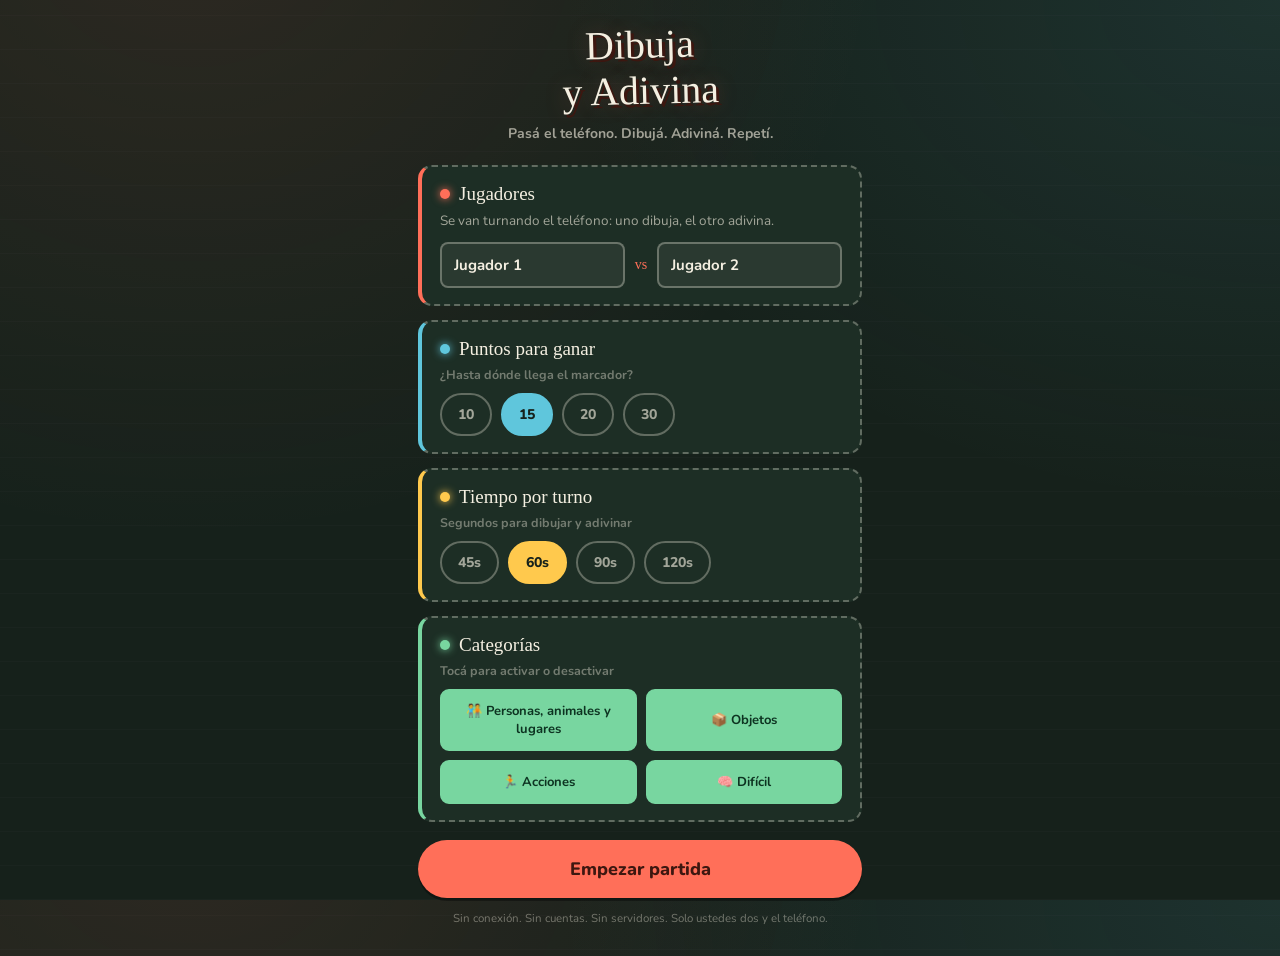
<file: pictionary-local.html>
<!DOCTYPE html>
<html lang="es">
<head>
<meta charset="UTF-8">
<meta name="viewport" content="width=device-width, initial-scale=1, viewport-fit=cover, user-scalable=no">
<title>Dibuja y Adivina — Local 2 Jugadores</title>
<link rel="preconnect" href="https://fonts.googleapis.com">
<link rel="preconnect" href="https://fonts.gstatic.com" crossorigin>
<link href="https://fonts.googleapis.com/css2?family=Permanent+Marker&family=Nunito:wght@500;700;800&display=swap" rel="stylesheet">
<style>
/* =============================================================
   DIBUJA Y ADIVINA — tema "pizarrón de juego"
   Un tablero oscuro con tizas de colores alrededor de una hoja
   de papel real donde se dibuja. La tipografía de marcador y
   los bordes punteados vienen del objeto físico que imita: un
   pizarrón de juegos familiares, no una app corporativa.
   ============================================================= */

:root{
  /* Chrome del pizarrón */
  --board:        #16211b;
  --board-raised: #1d2e25;
  --board-line:   rgba(243, 239, 224, 0.16);
  --board-line-strong: rgba(243, 239, 224, 0.32);

  /* Texto tipo tiza */
  --chalk:      #f4efe1;
  --chalk-dim:  rgba(244, 239, 225, 0.62);
  --chalk-faint:rgba(244, 239, 225, 0.4);

  /* Tizas de colores (acentos) */
  --coral:   #ff6f59;
  --coral-ink: #3d1710;
  --sky:     #5fc6dc;
  --sky-ink: #0b2f36;
  --yellow:  #ffc94d;
  --yellow-ink: #3d2c03;
  --mint:    #78d6a0;
  --mint-ink:#0d3321;

  /* La hoja de papel donde se dibuja de verdad */
  --paper:      #faf3e2;
  --paper-edge: #e4d6ae;

  --radius-card: 14px;
  --radius-pill: 999px;
  color-scheme: dark;
}

*{ box-sizing: border-box; -webkit-tap-highlight-color: transparent; }
html, body{ height: 100%; }

body{
  margin:0;
  background: var(--board);
  background-image:
    radial-gradient(ellipse at 15% -10%, rgba(255,111,89,0.10), transparent 45%),
    radial-gradient(ellipse at 100% 0%, rgba(95,198,220,0.10), transparent 40%),
    repeating-linear-gradient(0deg, rgba(255,255,255,0.015) 0px, rgba(255,255,255,0.015) 1px, transparent 1px, transparent 34px);
  color: var(--chalk);
  font-family: "Nunito", system-ui, -apple-system, sans-serif;
  min-height: 100%;
  padding-top: env(safe-area-inset-top, 0px);
  padding-bottom: env(safe-area-inset-bottom, 0px);
  overflow-x: hidden;
}

#app{
  max-width: 480px;
  margin: 0 auto;
  min-height: 100vh;
  display:flex;
  flex-direction: column;
  padding: 22px 18px 30px;
}

.screen{ display:none; flex:1; flex-direction:column; }
.screen.active{ display:flex; }
.screen-center{ justify-content:center; }

h1,h2{ font-family: "Permanent Marker", cursive; font-weight:400; margin:0; line-height:1.15; }

/* ---------- Encabezado de la pantalla de inicio ---------- */
.board-header{ text-align:center; margin-bottom: 22px; position:relative; }
.wordmark{
  font-size: 40px;
  color: var(--chalk);
  text-shadow: 3px 3px 0 var(--coral-ink), 0 0 22px rgba(255,111,89,0.25);
  transform: rotate(-1.5deg);
}
.tagline{
  margin: 10px 0 0;
  color: var(--chalk-dim);
  font-size: 14px;
  font-weight: 700;
}

/* ---------- Tarjetas tipo "recuadro de tiza" ---------- */
.card{
  --accent: var(--coral);
  background: var(--board-raised);
  border: 2px dashed var(--board-line-strong);
  border-left: 4px solid var(--accent);
  border-radius: var(--radius-card);
  padding: 16px 18px;
  margin-bottom: 14px;
}
.card-head{ display:flex; align-items:center; gap:9px; margin-bottom: 6px; }
.card-dot{
  width:10px; height:10px; border-radius:50%;
  background: var(--accent);
  box-shadow: 0 0 8px var(--accent);
  flex:none;
}
.card h2{ font-size: 19px; color: var(--chalk); }
.muted{ color: var(--chalk-dim); font-size: 13.5px; line-height:1.45; margin: 2px 0 12px; }
.field-hint{ color: var(--chalk-faint); font-size: 12.5px; font-weight:700; margin: 0 0 10px; }

/* ---------- Botones ---------- */
button{ font-family: inherit; cursor:pointer; }
.btn{
  display:flex;
  align-items:center;
  justify-content:center;
  gap:8px;
  width:100%;
  padding: 13px 18px;
  border-radius: var(--radius-pill);
  border: none;
  background: var(--chalk);
  color: var(--board);
  font-size: 16px;
  font-weight:800;
  box-shadow: 0 3px 0 rgba(0,0,0,0.35);
  transition: transform .08s ease, box-shadow .08s ease;
}
.btn:active{ transform: translateY(2px); box-shadow: 0 1px 0 rgba(0,0,0,0.35); }
.btn-primary{ background: var(--coral); color: var(--coral-ink); }
.btn-accent{ background: var(--sky); color: var(--sky-ink); }
.btn-ghost{ background: transparent; color: var(--chalk-dim); box-shadow:none; border: 2px dashed var(--board-line-strong); }
.btn-sm{ padding: 9px 14px; font-size: 13.5px; width:auto; }
.btn-big{ font-size: 18px; padding: 17px; margin-top: 4px; }
.btn-wide{ max-width: 280px; }
.btn[disabled]{ opacity:.4; pointer-events:none; }

/* ---------- Chips de configuración ---------- */
.chip-group{ display:flex; flex-wrap:wrap; gap:9px; }
.chip{
  padding: 10px 16px;
  border-radius: var(--radius-pill);
  border: 2px solid var(--board-line-strong);
  background: transparent;
  color: var(--chalk-dim);
  font-size: 14px;
  font-weight:800;
}
.chip.selected{
  background: var(--accent);
  border-color: var(--accent);
  color: var(--board);
}

.players-row{ display:flex; align-items:center; gap:10px; }
.players-row input{
  flex:1;
  min-width:0;
  padding: 11px 12px;
  border-radius: 8px;
  border: 2px solid var(--board-line-strong);
  font-size: 15px;
  font-weight:700;
  font-family: inherit;
  background: rgba(244,239,225,0.06);
  color: var(--chalk);
}
.players-row input::placeholder{ color: var(--chalk-faint); }
.players-row .vs{ font-family:"Permanent Marker",cursive; color: var(--coral); font-size:14px; flex:none; }

.cat-grid{ display:grid; grid-template-columns: 1fr 1fr; gap:9px; }
.cat-chip{
  padding: 11px 8px;
  border-radius: 9px;
  border: 2px solid var(--board-line-strong);
  background: transparent;
  color: var(--chalk-dim);
  font-size: 13px;
  font-weight:700;
  text-align:center;
}
.cat-chip.selected{ background: var(--mint); border-color: var(--mint); color: var(--mint-ink); }

/* ---------- Pantallas centradas (pasar teléfono, ronda, ganador) ---------- */
.pass-wrap, .winner-wrap{
  flex:1; display:flex; flex-direction:column; align-items:center; justify-content:center;
  text-align:center; gap:16px;
}
.turn-badge{
  font-size: 12px; font-weight:800; letter-spacing: 0.3px;
  background: var(--board-raised); border: 2px dashed var(--board-line-strong);
  color: var(--chalk-dim); padding: 6px 14px; border-radius: var(--radius-pill);
}
.pass-icon{ font-size: 54px; }
.pass-wrap h2{ font-size: 24px; color: var(--chalk); }
.pass-name{ color: var(--coral); }
.score-pill{
  display:inline-flex; gap:14px; padding:11px 20px; border-radius:var(--radius-pill);
  border: 2px solid var(--board-line-strong); background: var(--board-raised);
  font-weight:800; font-size:14px; color: var(--chalk);
}

/* ---------- Pantalla de dibujar / adivinar ---------- */
.game-top{ display:flex; align-items:center; justify-content:space-between; margin-bottom: 10px; gap:10px; }
.turn-tag{
  font-size: 12.5px; font-weight:800; background: var(--sky); color: var(--sky-ink);
  padding:7px 14px; border-radius: var(--radius-pill);
}
.timer{
  font-family: "Permanent Marker", cursive;
  font-size: 26px;
  min-width: 58px;
  text-align:center;
  color: var(--chalk);
}
.timer.warn{ color: var(--coral); }

.word-banner{
  background: var(--board-raised);
  border: 2px dashed var(--board-line-strong);
  color: var(--chalk);
  border-radius: 10px;
  padding: 12px 14px;
  text-align:center;
  margin-bottom: 10px;
  font-size: 19px;
  font-weight:800;
  letter-spacing: 0.3px;
  word-break: break-word;
}
.word-banner-lg{ font-size: 25px; padding: 22px; margin: 4px 0; }
.cat-label{ display:block; font-size:12px; font-weight:700; opacity:.7; margin-bottom:5px; }

/* El lienzo es una HOJA DE PAPEL real — contraste deliberado con el resto oscuro */
.canvas-wrap{
  position:relative;
  background: var(--paper);
  border: 3px solid var(--paper-edge);
  border-radius: var(--radius-card);
  box-shadow: 0 6px 0 rgba(0,0,0,0.35), inset 0 0 0 1px rgba(0,0,0,0.04);
  overflow:hidden;
  touch-action:none;
  flex: 1 1 auto;
  min-height: 260px;
  margin-bottom: 12px;
}
#board{ width:100%; height:100%; display:block; touch-action:none; }

.tools{ display:flex; align-items:center; gap:10px; margin-bottom: 12px; flex-wrap:wrap; }
.swatches{ display:flex; gap:7px; }
.swatch{
  width: 28px; height: 28px; border-radius:50%; border:2px solid var(--board-line-strong);
  padding:0; flex:none;
}
.swatch.selected{ box-shadow: 0 0 0 3px var(--board), 0 0 0 5px var(--chalk); }
.tool-actions{ display:flex; gap:8px; margin-left:auto; }
.tool-btn{
  width:38px; height:38px; border-radius:50%; border:2px solid var(--board-line-strong);
  background: var(--board-raised); font-size:16px; display:flex; align-items:center; justify-content:center; flex:none;
}
.tool-btn.selected{ background: var(--yellow); border-color: var(--yellow); }
.size-range{ flex:1; min-width: 60px; accent-color: var(--coral); }

.guess-row{ display:flex; gap:10px; }

/* ---------- Ganador ---------- */
.winner-wrap .trophy{ font-size: 68px; }
.winner-wrap h1{ font-size: 28px; color: var(--yellow); text-shadow: 2px 2px 0 var(--yellow-ink); }

footer{ text-align:center; font-size: 11.5px; color: var(--chalk-faint); margin-top: 12px; }

@media (max-height: 640px){
  .canvas-wrap{ min-height: 200px; }
  .wordmark{ font-size: 32px; }
}

</style>
</head>
<body>
<div id="app">

  <!-- ============ PANTALLA: INICIO / CONFIGURACIÓN ============ -->
  <section id="screen-setup" class="screen active">
    <div class="board-header">
      <div class="chalk-dust"></div>
      <h1 class="wordmark">Dibuja<br>y Adivina</h1>
      <p class="tagline">Pasá el teléfono. Dibujá. Adiviná. Repetí.</p>
    </div>

    <div class="card" style="--accent: var(--coral);">
      <div class="card-head"><span class="card-dot"></span><h2>Jugadores</h2></div>
      <p class="muted">Se van turnando el teléfono: uno dibuja, el otro adivina.</p>
      <div class="players-row">
        <input id="p1name" type="text" maxlength="14" placeholder="Jugador 1" value="Jugador 1">
        <span class="vs">vs</span>
        <input id="p2name" type="text" maxlength="14" placeholder="Jugador 2" value="Jugador 2">
      </div>
    </div>

    <div class="card" style="--accent: var(--sky);">
      <div class="card-head"><span class="card-dot"></span><h2>Puntos para ganar</h2></div>
      <p class="field-hint">¿Hasta dónde llega el marcador?</p>
      <div class="chip-group" id="pointsGroup">
        <button class="chip" data-val="10">10</button>
        <button class="chip selected" data-val="15">15</button>
        <button class="chip" data-val="20">20</button>
        <button class="chip" data-val="30">30</button>
      </div>
    </div>

    <div class="card" style="--accent: var(--yellow);">
      <div class="card-head"><span class="card-dot"></span><h2>Tiempo por turno</h2></div>
      <p class="field-hint">Segundos para dibujar y adivinar</p>
      <div class="chip-group" id="timeGroup">
        <button class="chip" data-val="45">45s</button>
        <button class="chip selected" data-val="60">60s</button>
        <button class="chip" data-val="90">90s</button>
        <button class="chip" data-val="120">120s</button>
      </div>
    </div>

    <div class="card" style="--accent: var(--mint);">
      <div class="card-head"><span class="card-dot"></span><h2>Categorías</h2></div>
      <p class="field-hint">Tocá para activar o desactivar</p>
      <div class="cat-grid" id="catGrid"></div>
    </div>

    <button class="btn btn-primary btn-big" id="startBtn">Empezar partida</button>
    <footer>Sin conexión. Sin cuentas. Sin servidores. Solo ustedes dos y el teléfono.</footer>
  </section>

  <!-- ============ PANTALLA: PASAR TELÉFONO ============ -->
  <section id="screen-pass" class="screen screen-center">
    <div class="pass-wrap">
      <div class="turn-badge">Turno de dibujar</div>
      <div class="pass-icon">📱</div>
      <h2>Pasale el teléfono a<br><span class="pass-name" id="passName">Jugador 1</span></h2>
      <div class="score-pill" id="passScores"></div>
      <button class="btn btn-primary btn-wide" id="passReadyBtn">Ya lo tengo, ¡listo!</button>
    </div>
  </section>

  <!-- ============ PANTALLA: VISTA PREVIA DE PALABRA (solo quien dibuja) ============ -->
  <section id="screen-reveal" class="screen screen-center">
    <div class="pass-wrap">
      <p class="muted">Tu palabra es...</p>
      <div class="word-banner word-banner-lg" id="revealWord"></div>
      <p class="muted">No le muestres la pantalla a quien adivina. Dibujá sin usar letras ni números.</p>
      <button class="btn btn-primary btn-wide" id="goDrawBtn">Empezar a dibujar</button>
      <button class="btn btn-ghost btn-sm" id="skipWordBtn">↻ Cambiar palabra</button>
    </div>
  </section>

  <!-- ============ PANTALLA: DIBUJAR / ADIVINAR ============ -->
  <section id="screen-play" class="screen">
    <div class="game-top">
      <div class="turn-tag" id="playTurnTag">Dibuja: Jugador 1</div>
      <div class="timer" id="timerLabel">60</div>
    </div>

    <div class="word-banner">
      <span class="cat-label" id="playCatLabel">Objetos</span>
      <span id="playWord">—</span>
    </div>

    <div class="canvas-wrap">
      <canvas id="board"></canvas>
    </div>

    <div class="tools">
      <div class="swatches">
        <button class="swatch selected" data-color="#1b1f1c" style="background:#1b1f1c"></button>
        <button class="swatch" data-color="#ff6f59" style="background:#ff6f59"></button>
        <button class="swatch" data-color="#2f8f6a" style="background:#2f8f6a"></button>
        <button class="swatch" data-color="#3a86c8" style="background:#3a86c8"></button>
        <button class="swatch" data-color="#ffb627" style="background:#ffb627"></button>
      </div>
      <input type="range" class="size-range" id="sizeRange" min="2" max="22" value="6">
      <div class="tool-actions">
        <button class="tool-btn" id="eraserBtn" title="Goma">🧽</button>
        <button class="tool-btn" id="clearBtn" title="Borrar todo">🗑️</button>
      </div>
    </div>

    <div class="guess-row">
      <button class="btn btn-ghost btn-sm" id="passTurnBtn">Pasar palabra</button>
      <button class="btn btn-primary" id="correctBtn">✔ ¡Lo adivinó!</button>
    </div>
  </section>

  <!-- ============ PANTALLA: RESULTADO DE RONDA ============ -->
  <section id="screen-roundend" class="screen screen-center">
    <div class="pass-wrap">
      <div class="pass-icon" id="roundIcon">⏱️</div>
      <h2 id="roundTitle">¡Se acabó el tiempo!</h2>
      <p class="muted" id="roundSubtitle">La palabra era: <strong id="roundWordWas"></strong></p>
      <div class="score-pill" id="roundScores"></div>
      <button class="btn btn-primary btn-wide" id="nextRoundBtn">Siguiente turno</button>
    </div>
  </section>

  <!-- ============ PANTALLA: GANADOR ============ -->
  <section id="screen-winner" class="screen screen-center">
    <div class="winner-wrap">
      <div class="trophy">🏆</div>
      <h1 id="winnerName">¡Jugador 1 gana!</h1>
      <p class="muted" id="winnerDetail"></p>
      <button class="btn btn-primary btn-wide" id="playAgainBtn">Jugar otra vez</button>
      <button class="btn btn-ghost" id="backSetupBtn">Cambiar configuración</button>
    </div>
  </section>

</div>
<script>
/* =========================================================
   BANCO DE PALABRAS — 4 categorías, estilo clásico de dibujar y adivinar
   ========================================================= */
const WORD_BANK = {
  personas: {
    label: "🧑‍🤝‍🧑 Personas, animales y lugares",
    words: [
      "Bombero","Astronauta","Pirata","Bailarina","Cocinero","Payaso","Policía","Profesor",
      "Abuela","Bebé","Sirena","Vampiro","Fantasma","Robot","Superhéroe","Mago",
      "Perro","Gato","Elefante","Jirafa","Pingüino","Canguro","Tiburón","Murciélago",
      "Pulpo","Camello","Cocodrilo","Mariposa","Araña","Búho","Loro","Caballo",
      "Playa","Montaña","Desierto","Castillo","Volcán","Granja","Ciudad","Selva",
      "Isla","Cueva","Iglesia","Estadio","Aeropuerto","Biblioteca","Cementerio","Circo",
      "Oso panda","Koala","Delfín","Flamenco","Erizo","Dinosaurio","Unicornio","Dragón"
    ]
  },
  objetos: {
    label: "📦 Objetos",
    words: [
      "Paraguas","Bicicleta","Computador","Reloj","Silla","Guitarra","Tijeras","Llave",
      "Lámpara","Espejo","Maleta","Cámara","Teléfono","Zapato","Sombrero","Anteojos",
      "Cepillo de dientes","Tenedor","Olla","Escoba","Martillo","Destornillador","Cinturón","Billetera",
      "Mochila","Paraguas roto","Cafetera","Horno","Nevera","Ventilador","Plancha","Microondas",
      "Globo","Vela","Linterna","Brújula","Mapa","Carpa","Escalera","Candado",
      "Jeringa","Termómetro","Balanza","Bufanda","Guantes","Casco","Pelota","Cometa",
      "Ancla","Timón","Hacha","Pala","Regadera","Tetera","Frasco","Tambor"
    ]
  },
  acciones: {
    label: "🏃 Acciones",
    words: [
      "Nadar","Bailar","Dormir","Correr","Saltar","Llorar","Reír","Cantar",
      "Cocinar","Estudiar","Pescar","Escalar","Conducir","Volar","Nadar bajo el agua","Aplaudir",
      "Estornudar","Bostezar","Pelear","Abrazar","Besar","Gritar","Susurrar","Esconderse",
      "Patinar","Surfear","Esquiar","Remar","Bucear","Acampar","Pintar","Dibujar",
      "Tejer","Cepillarse el pelo","Lavar los platos","Planchar","Afeitarse","Maquillarse","Meditar","Rezar",
      "Pelar una fruta","Hacer ejercicio","Levantar pesas","Hacer yoga","Jugar ajedrez","Tocar el piano","Escalar una montaña","Hacer trampa",
      "Robar","Votar","Casarse","Mudarse","Graduarse","Discutir","Negociar","Reconciliarse"
    ]
  },
  dificil: {
    label: "🧠 Difícil",
    words: [
      "Nostalgia","Libertad","Justicia","Envidia","Esperanza","Soledad","Paciencia","Confianza",
      "Democracia","Inflación","Gravedad","Electricidad","Fotosíntesis","Evolución","Reciclaje","Contaminación",
      "Gentrificación","Procrastinar","Déjà vu","Karma","Destino","Coincidencia","Imaginación","Creatividad",
      "Insomnio","Ansiedad","Adicción","Burocracia","Corrupción","Diplomacia","Globalización","Inteligencia artificial",
      "Criptomoneda","Metaverso","Streaming","Algoritmo","Viralizar","Procrastinación","Meditación","Introspección",
      "Autoestima","Empatía","Ironía","Sarcasmo","Paradoja","Simetría","Infinito","Tiempo",
      "Silencio incómodo","Resaca","Jet lag","Síndrome del impostor","Crisis de los 30","Amor a primera vista","Flechazo","Despecho"
    ]
  }
};

/* =========================================================
   ESTADO DEL JUEGO
   ========================================================= */
const state = {
  players: ["Jugador 1", "Jugador 2"],
  scores: [0, 0],
  pointsToWin: 15,
  turnSeconds: 60,
  activeCats: Object.keys(WORD_BANK),
  usedWords: new Set(),
  turnCount: 0,        // cuenta total de turnos jugados
  currentDrawerIdx: 0, // índice en state.players de quien dibuja este turno
  currentWord: "",
  currentCatKey: "",
  timer: null,
  timeLeft: 0,
  roundResolved: false,
  history: []
};

const $ = (sel) => document.querySelector(sel);
const $all = (sel) => document.querySelectorAll(sel);

function showScreen(id){
  $all(".screen").forEach(s => s.classList.remove("active"));
  $("#" + id).classList.add("active");
}

/* =========================================================
   PANTALLA DE CONFIGURACIÓN
   ========================================================= */
function buildCatGrid(){
  const grid = $("#catGrid");
  grid.innerHTML = "";
  Object.entries(WORD_BANK).forEach(([key, cat]) => {
    const btn = document.createElement("button");
    btn.className = "cat-chip selected";
    btn.dataset.key = key;
    btn.textContent = cat.label;
    btn.addEventListener("click", () => {
      btn.classList.toggle("selected");
      const anySelected = $all(".cat-chip.selected").length > 0;
      if (!anySelected){ btn.classList.add("selected"); } // al menos una categoría activa
    });
    grid.appendChild(btn);
  });
}
buildCatGrid();

function wireChipGroup(groupId, onPick){
  $all(`#${groupId} .chip`).forEach(chip => {
    chip.addEventListener("click", () => {
      $all(`#${groupId} .chip`).forEach(c => c.classList.remove("selected"));
      chip.classList.add("selected");
      onPick(parseInt(chip.dataset.val, 10));
    });
  });
}
wireChipGroup("pointsGroup", (v) => state.pointsToWin = v);
wireChipGroup("timeGroup", (v) => state.turnSeconds = v);

$("#startBtn").addEventListener("click", () => {
  const n1 = $("#p1name").value.trim() || "Jugador 1";
  const n2 = $("#p2name").value.trim() || "Jugador 2";
  state.players = [n1, n2];
  state.scores = [0, 0];
  state.usedWords = new Set();
  state.turnCount = 0;
  state.currentDrawerIdx = 0;
  state.history = [];
  state.activeCats = Array.from($all(".cat-chip.selected")).map(c => c.dataset.key);
  if (state.activeCats.length === 0) state.activeCats = Object.keys(WORD_BANK);
  startTurnFlow();
});

/* =========================================================
   FLUJO DE TURNO: pasar teléfono -> ver palabra -> dibujar -> resultado
   ========================================================= */
function pickWord(){
  const catKey = state.activeCats[Math.floor(Math.random() * state.activeCats.length)];
  const pool = WORD_BANK[catKey].words.filter(w => !state.usedWords.has(w));
  const list = pool.length ? pool : WORD_BANK[catKey].words; // si se agotaron, reinicia esa categoría
  if (!pool.length){ WORD_BANK[catKey].words.forEach(w => state.usedWords.delete(w)); }
  const word = list[Math.floor(Math.random() * list.length)];
  state.usedWords.add(word);
  state.currentWord = word;
  state.currentCatKey = catKey;
}

function scorePillHTML(){
  return state.players.map((p, i) => `${p}: ${state.scores[i]} pts`).join("   •   ");
}

function startTurnFlow(){
  pickWord();
  const drawerName = state.players[state.currentDrawerIdx];
  $("#passName").textContent = drawerName;
  $("#passScores").textContent = scorePillHTML();
  showScreen("screen-pass");
}

$("#passReadyBtn").addEventListener("click", () => {
  $("#revealWord").innerHTML = `<span class="cat-label" style="display:block;font-size:11px;opacity:.7;margin-bottom:6px;text-transform:uppercase;letter-spacing:1.5px;">${WORD_BANK[state.currentCatKey].label}</span>${state.currentWord}`;
  showScreen("screen-reveal");
});

$("#skipWordBtn").addEventListener("click", () => {
  pickWord();
  $("#revealWord").innerHTML = `<span class="cat-label" style="display:block;font-size:11px;opacity:.7;margin-bottom:6px;text-transform:uppercase;letter-spacing:1.5px;">${WORD_BANK[state.currentCatKey].label}</span>${state.currentWord}`;
});

$("#goDrawBtn").addEventListener("click", () => {
  beginDrawing();
});

/* =========================================================
   LIENZO DE DIBUJO
   ========================================================= */
let ctx, drawing = false, lastX = 0, lastY = 0, currentColor = "#1b1f1c", currentSize = 6, isEraser = false;

function setupCanvas(){
  const canvas = $("#board");
  const wrap = canvas.parentElement;
  const ratio = window.devicePixelRatio || 1;
  const rect = wrap.getBoundingClientRect();
  canvas.width = rect.width * ratio;
  canvas.height = rect.height * ratio;
  canvas.style.width = rect.width + "px";
  canvas.style.height = rect.height + "px";
  ctx = canvas.getContext("2d");
  ctx.scale(ratio, ratio);
  ctx.lineCap = "round";
  ctx.lineJoin = "round";
  clearCanvas();
}

function clearCanvas(){
  if (!ctx) return;
  const canvas = $("#board");
  ctx.save();
  ctx.setTransform(1,0,0,1,0,0);
  ctx.fillStyle = "#faf3e2";
  ctx.fillRect(0,0,canvas.width, canvas.height);
  ctx.restore();
}

function getPos(evt){
  const canvas = $("#board");
  const rect = canvas.getBoundingClientRect();
  const point = evt.touches ? evt.touches[0] : evt;
  return { x: point.clientX - rect.left, y: point.clientY - rect.top };
}

function startDraw(evt){
  evt.preventDefault();
  drawing = true;
  const pos = getPos(evt);
  lastX = pos.x; lastY = pos.y;
  ctx.beginPath();
  ctx.arc(pos.x, pos.y, (isEraser ? currentSize*1.8 : currentSize) / 2, 0, Math.PI*2);
  ctx.fillStyle = isEraser ? "#faf3e2" : currentColor;
  ctx.fill();
}
function moveDraw(evt){
  if (!drawing) return;
  evt.preventDefault();
  const pos = getPos(evt);
  ctx.strokeStyle = isEraser ? "#faf3e2" : currentColor;
  ctx.lineWidth = isEraser ? currentSize*1.8 : currentSize;
  ctx.beginPath();
  ctx.moveTo(lastX, lastY);
  ctx.lineTo(pos.x, pos.y);
  ctx.stroke();
  lastX = pos.x; lastY = pos.y;
}
function endDraw(){ drawing = false; }

function wireCanvasEvents(){
  const canvas = $("#board");
  canvas.addEventListener("mousedown", startDraw);
  canvas.addEventListener("mousemove", moveDraw);
  window.addEventListener("mouseup", endDraw);
  canvas.addEventListener("touchstart", startDraw, { passive:false });
  canvas.addEventListener("touchmove", moveDraw, { passive:false });
  canvas.addEventListener("touchend", endDraw);
}
wireCanvasEvents();
window.addEventListener("resize", () => { if ($("#screen-play").classList.contains("active")) setupCanvas(); });

$all(".swatch").forEach(sw => {
  sw.addEventListener("click", () => {
    $all(".swatch").forEach(s => s.classList.remove("selected"));
    sw.classList.add("selected");
    currentColor = sw.dataset.color;
    isEraser = false;
    $("#eraserBtn").classList.remove("selected");
  });
});
$("#sizeRange").addEventListener("input", (e) => currentSize = parseInt(e.target.value, 10));
$("#eraserBtn").addEventListener("click", () => {
  isEraser = !isEraser;
  $("#eraserBtn").classList.toggle("selected", isEraser);
});
$("#clearBtn").addEventListener("click", clearCanvas);

/* =========================================================
   CRONÓMETRO Y TURNO DE JUEGO
   ========================================================= */
function beginDrawing(){
  state.roundResolved = false;
  state.timeLeft = state.turnSeconds;
  $("#playTurnTag").textContent = `Dibuja: ${state.players[state.currentDrawerIdx]}`;
  $("#playCatLabel").textContent = WORD_BANK[state.currentCatKey].label;
  $("#playWord").textContent = state.currentWord;
  $("#timerLabel").textContent = state.timeLeft;
  $("#timerLabel").classList.remove("warn");
  showScreen("screen-play");
  setupCanvas();

  clearInterval(state.timer);
  state.timer = setInterval(() => {
    state.timeLeft--;
    $("#timerLabel").textContent = state.timeLeft;
    if (state.timeLeft <= 10) $("#timerLabel").classList.add("warn");
    if (state.timeLeft <= 0){
      clearInterval(state.timer);
      resolveRound(false);
    }
  }, 1000);
}

function resolveRound(guessedCorrectly){
  if (state.roundResolved) return;
  state.roundResolved = true;
  clearInterval(state.timer);

  const drawerIdx = state.currentDrawerIdx;
  if (guessedCorrectly){
    state.scores[drawerIdx] += 1;
  }
  state.history.unshift(`${state.players[drawerIdx]} dibujó "${state.currentWord}" — ${guessedCorrectly ? "✔ acertaron" : "✘ no se adivinó"}`);
  state.turnCount++;

  // ¿Alguien ganó?
  const winnerIdx = state.scores.findIndex(s => s >= state.pointsToWin);
  if (winnerIdx !== -1){
    showWinner(winnerIdx);
    return;
  }

  $("#roundIcon").textContent = guessedCorrectly ? "🎉" : "⏱️";
  $("#roundTitle").textContent = guessedCorrectly ? "¡Lo adivinaron!" : "¡Se acabó el tiempo!";
  $("#roundWordWas").textContent = state.currentWord;
  $("#roundScores").textContent = scorePillHTML();
  showScreen("screen-roundend");

  // el siguiente turno le toca dibujar al otro jugador
  state.currentDrawerIdx = (state.currentDrawerIdx + 1) % state.players.length;
}

$("#correctBtn").addEventListener("click", () => resolveRound(true));
$("#passTurnBtn").addEventListener("click", () => resolveRound(false));
$("#nextRoundBtn").addEventListener("click", startTurnFlow);

/* =========================================================
   GANADOR
   ========================================================= */
function showWinner(winnerIdx){
  $("#winnerName").textContent = `¡${state.players[winnerIdx]} gana! 🎉`;
  $("#winnerDetail").textContent = `Marcador final — ${scorePillHTML()}`;
  showScreen("screen-winner");
}

$("#playAgainBtn").addEventListener("click", () => {
  state.scores = [0, 0];
  state.usedWords = new Set();
  state.turnCount = 0;
  state.currentDrawerIdx = 0;
  state.history = [];
  startTurnFlow();
});
$("#backSetupBtn").addEventListener("click", () => showScreen("screen-setup"));

</script>
</body>
</html>
</file>
